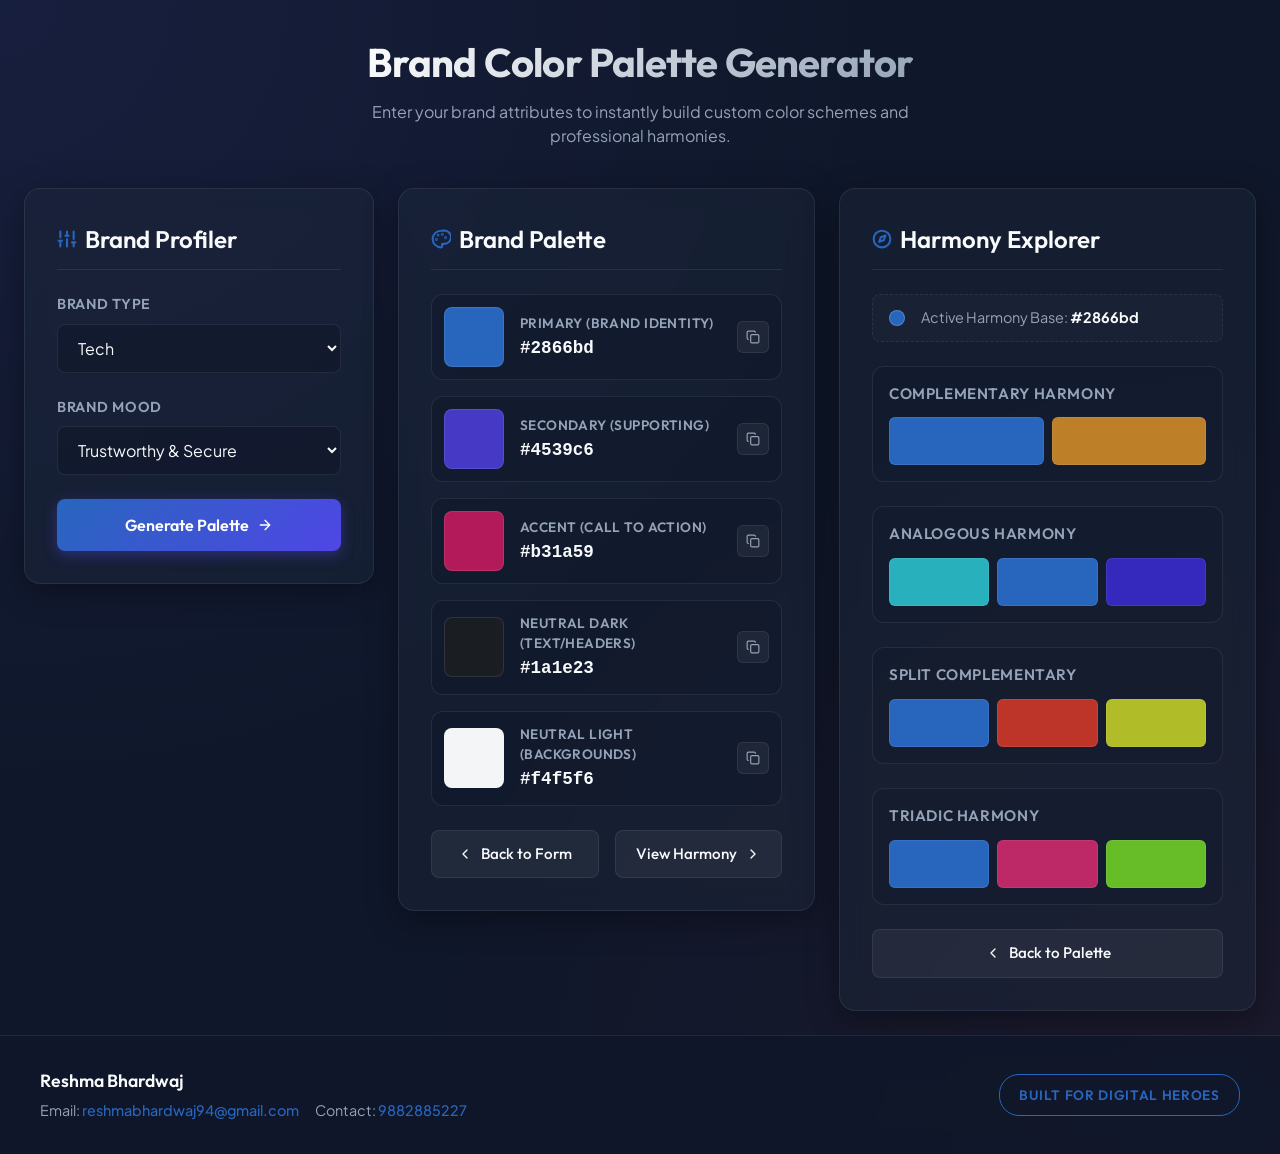
<file: index.html>
<!DOCTYPE html>
<html lang="en">
<head>
  <meta charset="UTF-8">
  <meta name="viewport" content="width=device-width, initial-scale=1.0">
  <title>Brand Color Palette Generator | MVP</title>
  <meta name="description" content="Generate beautiful brand colors and harmonies based on brand type and mood. Created for Digital Heroes.">
  <link rel="stylesheet" href="style.css">
</head>
<body class="page-form">

  <!-- Main Header -->
  <header>
    <div class="header-container">
      <h1>Brand Color Palette Generator</h1>
      <p class="subtitle">Enter your brand attributes to instantly build custom color schemes and professional harmonies.</p>
    </div>
  </header>

  <!-- Dashboard Container -->
  <main>
    <div class="dashboard-grid">
      
      <!-- 1. Form Section (Active on index.html on mobile) -->
      <section class="glass-panel section-form">
        <h2>
          <!-- Sliders Icon -->
          <svg xmlns="http://www.w3.org/2000/svg" width="20" height="20" viewBox="0 0 24 24" fill="none" stroke="currentColor" stroke-width="2.5" stroke-linecap="round" stroke-linejoin="round"><line x1="4" x2="4" y1="21" y2="14"/><line x1="4" x2="4" y1="10" y2="3"/><line x1="12" x2="12" y1="21" y2="12"/><line x1="12" x2="12" y1="8" y2="3"/><line x1="20" x2="20" y1="21" y2="16"/><line x1="20" x2="20" y1="12" y2="3"/><line x1="2" x2="6" y1="14" y2="14"/><line x1="10" x2="14" y1="8" y2="8"/><line x1="18" x2="22" y1="16" y2="16"/></svg>
          Brand Profiler
        </h2>
        <form id="brand-form">
          <div class="form-group">
            <label for="brand-type">Brand Type</label>
            <select id="brand-type" class="custom-select" required>
              <option value="skincare">Skincare</option>
              <option value="clothing">Clothing</option>
              <option value="jewelry">Jewelry</option>
              <option value="fitness">Fitness</option>
              <option value="restaurant">Restaurant</option>
              <option value="tech">Tech</option>
            </select>
          </div>

          <div class="form-group">
            <label for="brand-mood">Brand Mood</label>
            <select id="brand-mood" class="custom-select" required>
              <option value="trustworthy">Trustworthy & Secure</option>
              <option value="bold">Bold & Energetic</option>
              <option value="calm">Calm & Peaceful</option>
              <option value="premium">Premium & Elegant</option>
              <option value="playful">Playful & Friendly</option>
              <option value="minimal">Minimal & Sleek</option>
            </select>
          </div>

          <button type="submit" class="btn-primary">
            Generate Palette
            <svg xmlns="http://www.w3.org/2000/svg" width="16" height="16" viewBox="0 0 24 24" fill="none" stroke="currentColor" stroke-width="2" stroke-linecap="round" stroke-linejoin="round"><path d="M5 12h14"/><path d="m12 5 7 7-7 7"/></svg>
          </button>
        </form>
      </section>

      <!-- 2. Palette Section (Hidden on index.html on mobile) -->
      <section class="glass-panel section-palette">
        <h2>
          <!-- Palette Icon -->
          <svg xmlns="http://www.w3.org/2000/svg" width="20" height="20" viewBox="0 0 24 24" fill="none" stroke="currentColor" stroke-width="2.5" stroke-linecap="round" stroke-linejoin="round"><circle cx="13.5" cy="6.5" r=".5" fill="currentColor"/><circle cx="17.5" cy="10.5" r=".5" fill="currentColor"/><circle cx="8.5" cy="7.5" r=".5" fill="currentColor"/><circle cx="6.5" cy="12.5" r=".5" fill="currentColor"/><path d="M12 2C6.5 2 2 6.5 2 12s4.5 10 10 10c.92 0 1.63-.77 1.63-1.7 0-.43-.16-.83-.41-1.16a.81.81 0 0 1-.16-.49c0-.46.38-.85.85-.85H16c4.42 0 8-3.58 8-8 0-4.42-3.58-8-8-8z"/></svg>
          Brand Palette
        </h2>
        
        <div id="palette-container" class="palette-container">
          <!-- Dynamically populated via JS -->
          <div class="empty-state">
            <svg xmlns="http://www.w3.org/2000/svg" viewBox="0 0 24 24" fill="none" stroke="currentColor" stroke-width="1.5"><path d="M12 2v20M17 5H9.5a3.5 3.5 0 0 0 0 7h5a3.5 3.5 0 0 1 0 7H6"/></svg>
            <p>Generate a palette to view colors here.</p>
          </div>
        </div>

        <div class="mobile-nav-container">
          <a href="index.html" class="btn-secondary">
            <svg xmlns="http://www.w3.org/2000/svg" width="16" height="16" viewBox="0 0 24 24" fill="none" stroke="currentColor" stroke-width="2" stroke-linecap="round" stroke-linejoin="round"><path d="m15 18-6-6 6-6"/></svg>
            Back to Form
          </a>
          <a href="harmony.html" class="btn-secondary">
            View Harmony
            <svg xmlns="http://www.w3.org/2000/svg" width="16" height="16" viewBox="0 0 24 24" fill="none" stroke="currentColor" stroke-width="2" stroke-linecap="round" stroke-linejoin="round"><path d="m9 18 6-6-6-6"/></svg>
          </a>
        </div>
      </section>

      <!-- 3. Harmony Explorer Section (Hidden on index.html on mobile) -->
      <section id="harmony-explorer" class="glass-panel section-harmony">
        <h2>
          <!-- Compass/Harmony Icon -->
          <svg xmlns="http://www.w3.org/2000/svg" width="20" height="20" viewBox="0 0 24 24" fill="none" stroke="currentColor" stroke-width="2.5" stroke-linecap="round" stroke-linejoin="round"><circle cx="12" cy="12" r="10"/><path d="m16.2 7.8-2 5.6-5.6 2 2-5.6z"/></svg>
          Harmony Explorer
        </h2>

        <div class="harmony-explorer-container">
          <div class="harmony-selected-info">
            <div id="harmony-selected-dot-value" class="harmony-selected-dot"></div>
            <div class="harmony-selected-text">
              Active Harmony Base: <span id="harmony-selected-hex-value" class="harmony-selected-hex">#6366f1</span>
            </div>
          </div>

          <div id="harmony-groups-wrapper" class="harmony-explorer-container">
            <!-- Dynamically populated via JS -->
            <div class="empty-state">
              <p>Harmonies will appear here once colors are generated.</p>
            </div>
          </div>
        </div>

        <div class="mobile-nav-container">
          <a href="palette.html" class="btn-secondary">
            <svg xmlns="http://www.w3.org/2000/svg" width="16" height="16" viewBox="0 0 24 24" fill="none" stroke="currentColor" stroke-width="2" stroke-linecap="round" stroke-linejoin="round"><path d="m15 18-6-6 6-6"/></svg>
            Back to Palette
          </a>
        </div>
      </section>

    </div>
  </main>

  <!-- Global Footer -->
  <footer>
    <div class="footer-container">
      <div class="footer-info">
        <div class="footer-name">Reshma Bhardwaj</div>
        <div class="footer-contact">
          <span>Email: <a href="mailto:reshmabhardwaj94@gmail.com">reshmabhardwaj94@gmail.com</a></span>
          <span>Contact: <a href="tel:9882885227">9882885227</a></span>
        </div>
      </div>
      <a href="https://digitalheroesco.com" target="_blank" rel="noopener noreferrer" class="footer-btn">
        Built for Digital Heroes
      </a>
    </div>
  </footer>

  <script src="script.js"></script>
</body>
</html>
</file>
<file: style.css>
/* Import Premium Google Fonts */
@import url('https://fonts.googleapis.com/css2?family=Outfit:wght@400;500;600;700;800&family=Plus+Jakarta+Sans:wght@300;400;500;600;700&display=swap');

/* CSS Variables & Tokens */
:root {
  --font-heading: 'Outfit', sans-serif;
  --font-body: 'Plus Jakarta Sans', sans-serif;

  /* Color Palette (Theme) */
  --bg-dark: #0f172a;
  --bg-glass: rgba(30, 41, 59, 0.45);
  --border-glass: rgba(255, 255, 255, 0.08);
  --text-primary: #f8fafc;
  --text-muted: #94a3b8;
  --accent-glow: rgba(99, 102, 241, 0.15);
  --transition-smooth: all 0.3s cubic-bezier(0.4, 0, 0.2, 1);
  --border-radius: 16px;

  /* Dynamically generated color defaults (will be overwritten by JS) */
  --color-primary: #6366f1;
  --color-secondary: #a855f7;
  --color-accent: #f43f5e;
  --color-neutral-dark: #1e293b;
  --color-neutral-light: #f1f5f9;
}

/* Base Resets */
* {
  margin: 0;
  padding: 0;
  box-sizing: border-box;
  font-family: var(--font-body);
}

body {
  background-color: var(--bg-dark);
  background-image: 
    radial-gradient(at 0% 0%, rgba(99, 102, 241, 0.1) 0px, transparent 50%),
    radial-gradient(at 100% 100%, rgba(244, 63, 94, 0.06) 0px, transparent 50%);
  color: var(--text-primary);
  min-height: 100vh;
  display: flex;
  flex-direction: column;
  overflow-x: hidden;
  line-height: 1.5;
}

/* Glassmorphism Card Utilities */
.glass-panel {
  background: var(--bg-glass);
  backdrop-filter: blur(12px);
  -webkit-backdrop-filter: blur(12px);
  border: 1px solid var(--border-glass);
  border-radius: var(--border-radius);
  padding: 2rem;
  box-shadow: 0 8px 32px 0 rgba(0, 0, 0, 0.37);
  transition: var(--transition-smooth);
}

.glass-panel:hover {
  border-color: rgba(255, 255, 255, 0.12);
  box-shadow: 0 12px 40px 0 rgba(0, 0, 0, 0.45);
}

/* Header */
header {
  padding: 2rem 1.5rem 1rem;
  text-align: center;
  max-width: 1200px;
  margin: 0 auto;
  width: 100%;
}

.header-container {
  display: flex;
  flex-direction: column;
  align-items: center;
  gap: 0.5rem;
}

h1 {
  font-family: var(--font-heading);
  font-size: 2.5rem;
  font-weight: 700;
  background: linear-gradient(135deg, #fff 0%, var(--text-muted) 100%);
  -webkit-background-clip: text;
  -webkit-text-fill-color: transparent;
  letter-spacing: -0.02em;
}

.subtitle {
  color: var(--text-muted);
  font-size: 1rem;
  max-width: 600px;
}

/* Main Dashboard Layout */
main {
  flex: 1;
  width: 100%;
  max-width: 1400px;
  margin: 0 auto;
  padding: 1.5rem;
}

.dashboard-grid {
  display: grid;
  grid-template-columns: 1fr;
  gap: 1.5rem;
  align-items: start;
}

/* Desktop Grid Configuration */
@media (min-width: 1024px) {
  .dashboard-grid {
    grid-template-columns: 350px 1fr 1fr;
  }
}

/* Form Section Styling */
.form-group {
  margin-bottom: 1.5rem;
}

.form-group label {
  display: block;
  font-family: var(--font-heading);
  font-size: 0.9rem;
  font-weight: 600;
  text-transform: uppercase;
  letter-spacing: 0.05em;
  color: var(--text-muted);
  margin-bottom: 0.5rem;
}

.custom-select {
  width: 100%;
  padding: 0.75rem 1rem;
  background: rgba(15, 23, 42, 0.6);
  border: 1px solid var(--border-glass);
  border-radius: 8px;
  color: var(--text-primary);
  font-size: 1rem;
  outline: none;
  cursor: pointer;
  transition: var(--transition-smooth);
}

.custom-select:focus {
  border-color: var(--color-primary);
  box-shadow: 0 0 0 2px rgba(99, 102, 241, 0.2);
}

/* Premium Button Styling */
.btn-primary {
  width: 100%;
  padding: 1rem;
  background: linear-gradient(135deg, var(--color-primary) 0%, #4f46e5 100%);
  border: none;
  border-radius: 8px;
  color: white;
  font-family: var(--font-heading);
  font-size: 1rem;
  font-weight: 600;
  cursor: pointer;
  transition: var(--transition-smooth);
  box-shadow: 0 4px 14px 0 rgba(79, 70, 229, 0.4);
  display: flex;
  align-items: center;
  justify-content: center;
  gap: 0.5rem;
}

.btn-primary:hover {
  transform: translateY(-2px);
  box-shadow: 0 6px 20px 0 rgba(79, 70, 229, 0.6);
}

.btn-primary:active {
  transform: translateY(0);
}

/* Section Header styling */
h2 {
  font-family: var(--font-heading);
  font-size: 1.5rem;
  font-weight: 600;
  margin-bottom: 1.5rem;
  display: flex;
  align-items: center;
  gap: 0.5rem;
  border-bottom: 1px solid var(--border-glass);
  padding-bottom: 0.75rem;
}

h2 svg {
  color: var(--color-primary);
}

/* Palette Card Structure */
.palette-container {
  display: flex;
  flex-direction: column;
  gap: 1rem;
}

.color-card {
  display: flex;
  align-items: center;
  background: rgba(15, 23, 42, 0.4);
  border: 1px solid var(--border-glass);
  border-radius: 12px;
  padding: 0.75rem;
  gap: 1rem;
  transition: var(--transition-smooth);
  cursor: pointer;
}

.color-card:hover {
  transform: translateX(4px);
  background: rgba(15, 23, 42, 0.6);
}

.color-swatch {
  width: 60px;
  height: 60px;
  border-radius: 8px;
  box-shadow: inset 0 0 0 1px rgba(255, 255, 255, 0.1);
  transition: var(--transition-smooth);
}

.color-details {
  flex: 1;
}

.color-role {
  font-family: var(--font-heading);
  font-size: 0.85rem;
  font-weight: 600;
  text-transform: uppercase;
  color: var(--text-muted);
  letter-spacing: 0.03em;
}

.color-hex {
  font-family: 'Courier New', Courier, monospace;
  font-size: 1.1rem;
  font-weight: bold;
  color: var(--text-primary);
  margin-top: 0.1rem;
}

/* Copy Button styles inside swatches */
.btn-copy {
  background: rgba(255, 255, 255, 0.05);
  border: 1px solid var(--border-glass);
  border-radius: 6px;
  color: var(--text-muted);
  padding: 0.5rem;
  cursor: pointer;
  transition: var(--transition-smooth);
  display: flex;
  align-items: center;
  justify-content: center;
}

.btn-copy:hover {
  background: rgba(255, 255, 255, 0.15);
  color: var(--text-primary);
}

/* Navigation button container for mobile screens */
.mobile-nav-container {
  display: flex;
  gap: 1rem;
  margin-top: 1.5rem;
}

.btn-secondary {
  flex: 1;
  padding: 0.75rem;
  background: rgba(255, 255, 255, 0.05);
  border: 1px solid var(--border-glass);
  border-radius: 8px;
  color: var(--text-primary);
  font-family: var(--font-heading);
  font-size: 0.95rem;
  font-weight: 500;
  cursor: pointer;
  transition: var(--transition-smooth);
  text-align: center;
  text-decoration: none;
  display: flex;
  align-items: center;
  justify-content: center;
  gap: 0.5rem;
}

.btn-secondary:hover {
  background: rgba(255, 255, 255, 0.1);
  border-color: rgba(255, 255, 255, 0.2);
}

/* Harmony Explorer Styles */
.harmony-explorer-container {
  display: flex;
  flex-direction: column;
  gap: 1.5rem;
}

.harmony-selected-info {
  display: flex;
  align-items: center;
  gap: 1rem;
  background: rgba(255, 255, 255, 0.02);
  padding: 0.75rem 1rem;
  border-radius: 8px;
  border: 1px dashed var(--border-glass);
}

.harmony-selected-dot {
  width: 16px;
  height: 16px;
  border-radius: 50%;
  border: 1px solid rgba(255, 255, 255, 0.2);
}

.harmony-selected-text {
  font-size: 0.9rem;
  color: var(--text-muted);
}

.harmony-selected-hex {
  font-weight: bold;
  color: var(--text-primary);
}

.harmony-group {
  background: rgba(15, 23, 42, 0.3);
  border: 1px solid var(--border-glass);
  border-radius: 12px;
  padding: 1rem;
}

.harmony-title {
  font-family: var(--font-heading);
  font-size: 0.95rem;
  font-weight: 600;
  color: var(--text-muted);
  margin-bottom: 0.75rem;
  text-transform: uppercase;
  letter-spacing: 0.04em;
}

.harmony-palette {
  display: flex;
  gap: 0.5rem;
}

.harmony-swatch {
  flex: 1;
  height: 48px;
  border-radius: 6px;
  cursor: pointer;
  position: relative;
  transition: var(--transition-smooth);
  box-shadow: inset 0 0 0 1px rgba(255, 255, 255, 0.08);
}

.harmony-swatch:hover {
  transform: translateY(-3px);
  z-index: 10;
}

.harmony-swatch::after {
  content: attr(data-hex);
  position: absolute;
  bottom: -22px;
  left: 50%;
  transform: translateX(-50%) scale(0.8);
  font-size: 0.7rem;
  font-family: monospace;
  opacity: 0;
  color: var(--text-muted);
  transition: var(--transition-smooth);
  pointer-events: none;
  background: var(--bg-dark);
  padding: 2px 4px;
  border-radius: 4px;
  border: 1px solid var(--border-glass);
}

.harmony-swatch:hover::after {
  opacity: 1;
  bottom: -25px;
}

/* Footer Section */
footer {
  margin-top: auto;
  border-top: 1px solid var(--border-glass);
  background: rgba(15, 23, 42, 0.8);
  backdrop-filter: blur(10px);
  -webkit-backdrop-filter: blur(10px);
  padding: 2rem 1.5rem;
  width: 100%;
}

.footer-container {
  max-width: 1200px;
  margin: 0 auto;
  display: flex;
  flex-direction: column;
  align-items: center;
  text-align: center;
  gap: 1.25rem;
}

/* Footer layout on larger screens */
@media (min-width: 768px) {
  .footer-container {
    flex-direction: row;
    justify-content: space-between;
    text-align: left;
  }
}

.footer-info {
  display: flex;
  flex-direction: column;
  gap: 0.4rem;
}

.footer-name {
  font-family: var(--font-heading);
  font-size: 1.1rem;
  font-weight: 600;
  color: var(--text-primary);
}

.footer-contact {
  display: flex;
  flex-wrap: wrap;
  gap: 1rem;
  justify-content: center;
  font-size: 0.9rem;
  color: var(--text-muted);
}

@media (min-width: 768px) {
  .footer-contact {
    justify-content: flex-start;
  }
}

.footer-contact a {
  color: var(--color-primary);
  text-decoration: none;
  transition: var(--transition-smooth);
  font-weight: 500;
}

.footer-contact a:hover {
  text-decoration: underline;
  filter: brightness(1.2);
}

.footer-btn {
  background: transparent;
  border: 1px solid var(--color-primary);
  color: var(--color-primary);
  padding: 0.6rem 1.2rem;
  border-radius: 20px;
  font-family: var(--font-heading);
  font-size: 0.85rem;
  font-weight: 600;
  text-transform: uppercase;
  letter-spacing: 0.05em;
  cursor: pointer;
  text-decoration: none;
  transition: var(--transition-smooth);
}

.footer-btn:hover {
  background: var(--color-primary);
  color: white;
  box-shadow: 0 0 15px rgba(99, 102, 241, 0.4);
}

/* Responsive Hide/Show Logic (Multi-page mobile simulation) */
@media (max-width: 1023px) {
  body.page-form .section-palette,
  body.page-form .section-harmony {
    display: none !important;
  }

  body.page-palette .section-form,
  body.page-palette .section-harmony {
    display: none !important;
  }

  body.page-harmony .section-form,
  body.page-harmony .section-palette {
    display: none !important;
  }
  
  /* Make header and main match mobile scale */
  h1 {
    font-size: 2rem;
  }
}

/* Empty State / Loader */
.empty-state {
  display: flex;
  flex-direction: column;
  align-items: center;
  justify-content: center;
  padding: 3rem 1.5rem;
  color: var(--text-muted);
  text-align: center;
  gap: 1rem;
  background: rgba(15, 23, 42, 0.2);
  border: 1px dashed var(--border-glass);
  border-radius: 8px;
}

.empty-state svg {
  width: 48px;
  height: 48px;
  color: var(--text-muted);
  opacity: 0.5;
}

/* Toast Notifications */
.toast-container {
  position: fixed;
  bottom: 24px;
  right: 24px;
  z-index: 1000;
  display: flex;
  flex-direction: column;
  gap: 8px;
}

.toast {
  background: rgba(15, 23, 42, 0.95);
  border: 1px solid var(--color-primary);
  color: white;
  padding: 10px 16px;
  border-radius: 8px;
  box-shadow: 0 4px 12px rgba(0, 0, 0, 0.5);
  display: flex;
  align-items: center;
  gap: 8px;
  font-size: 0.9rem;
  font-weight: 500;
  animation: slideIn 0.3s cubic-bezier(0.16, 1, 0.3, 1) forwards;
}

@keyframes slideIn {
  from {
    transform: translateY(100%) scale(0.9);
    opacity: 0;
  }
  to {
    transform: translateY(0) scale(1);
    opacity: 1;
  }
}

.toast-fadeout {
  animation: fadeOut 0.3s ease forwards;
}

@keyframes fadeOut {
  from {
    transform: translateY(0) scale(1);
    opacity: 1;
  }
  to {
    transform: translateY(10px) scale(0.9);
    opacity: 0;
  }
}
</file>
